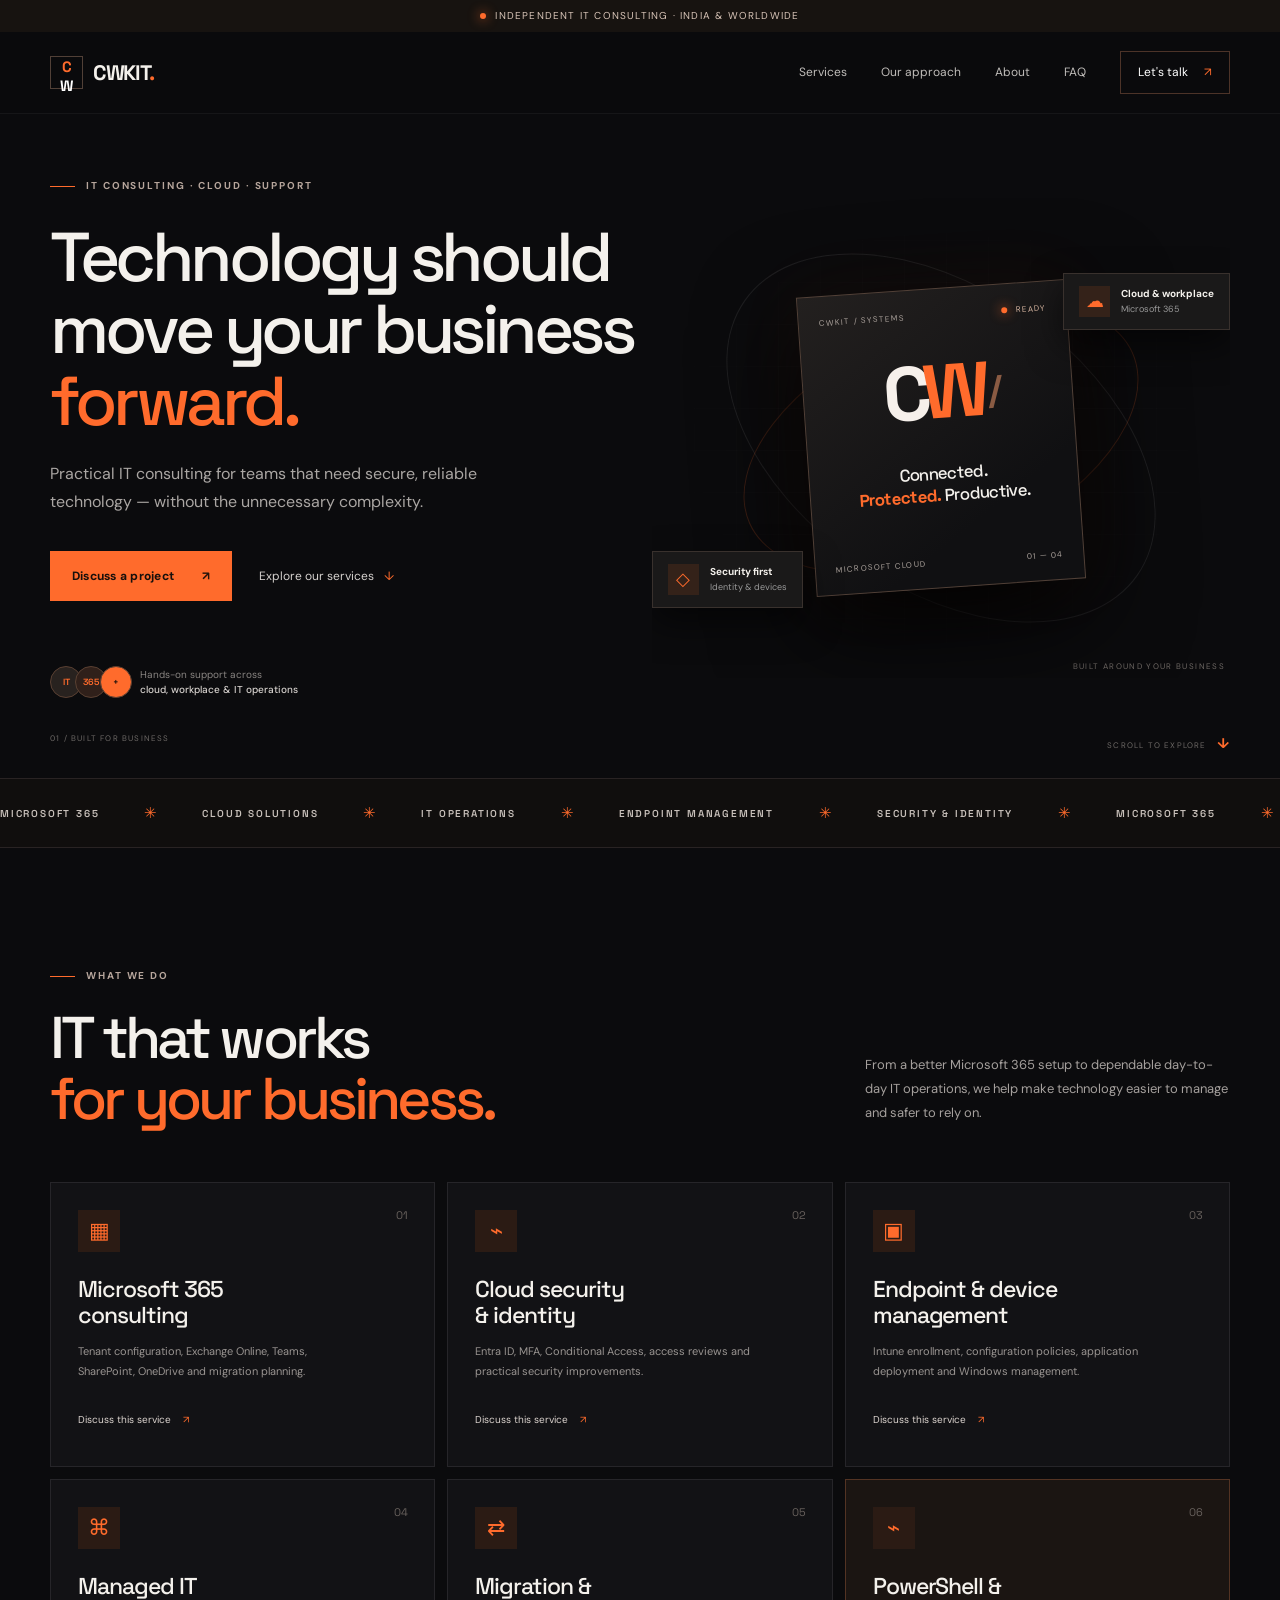
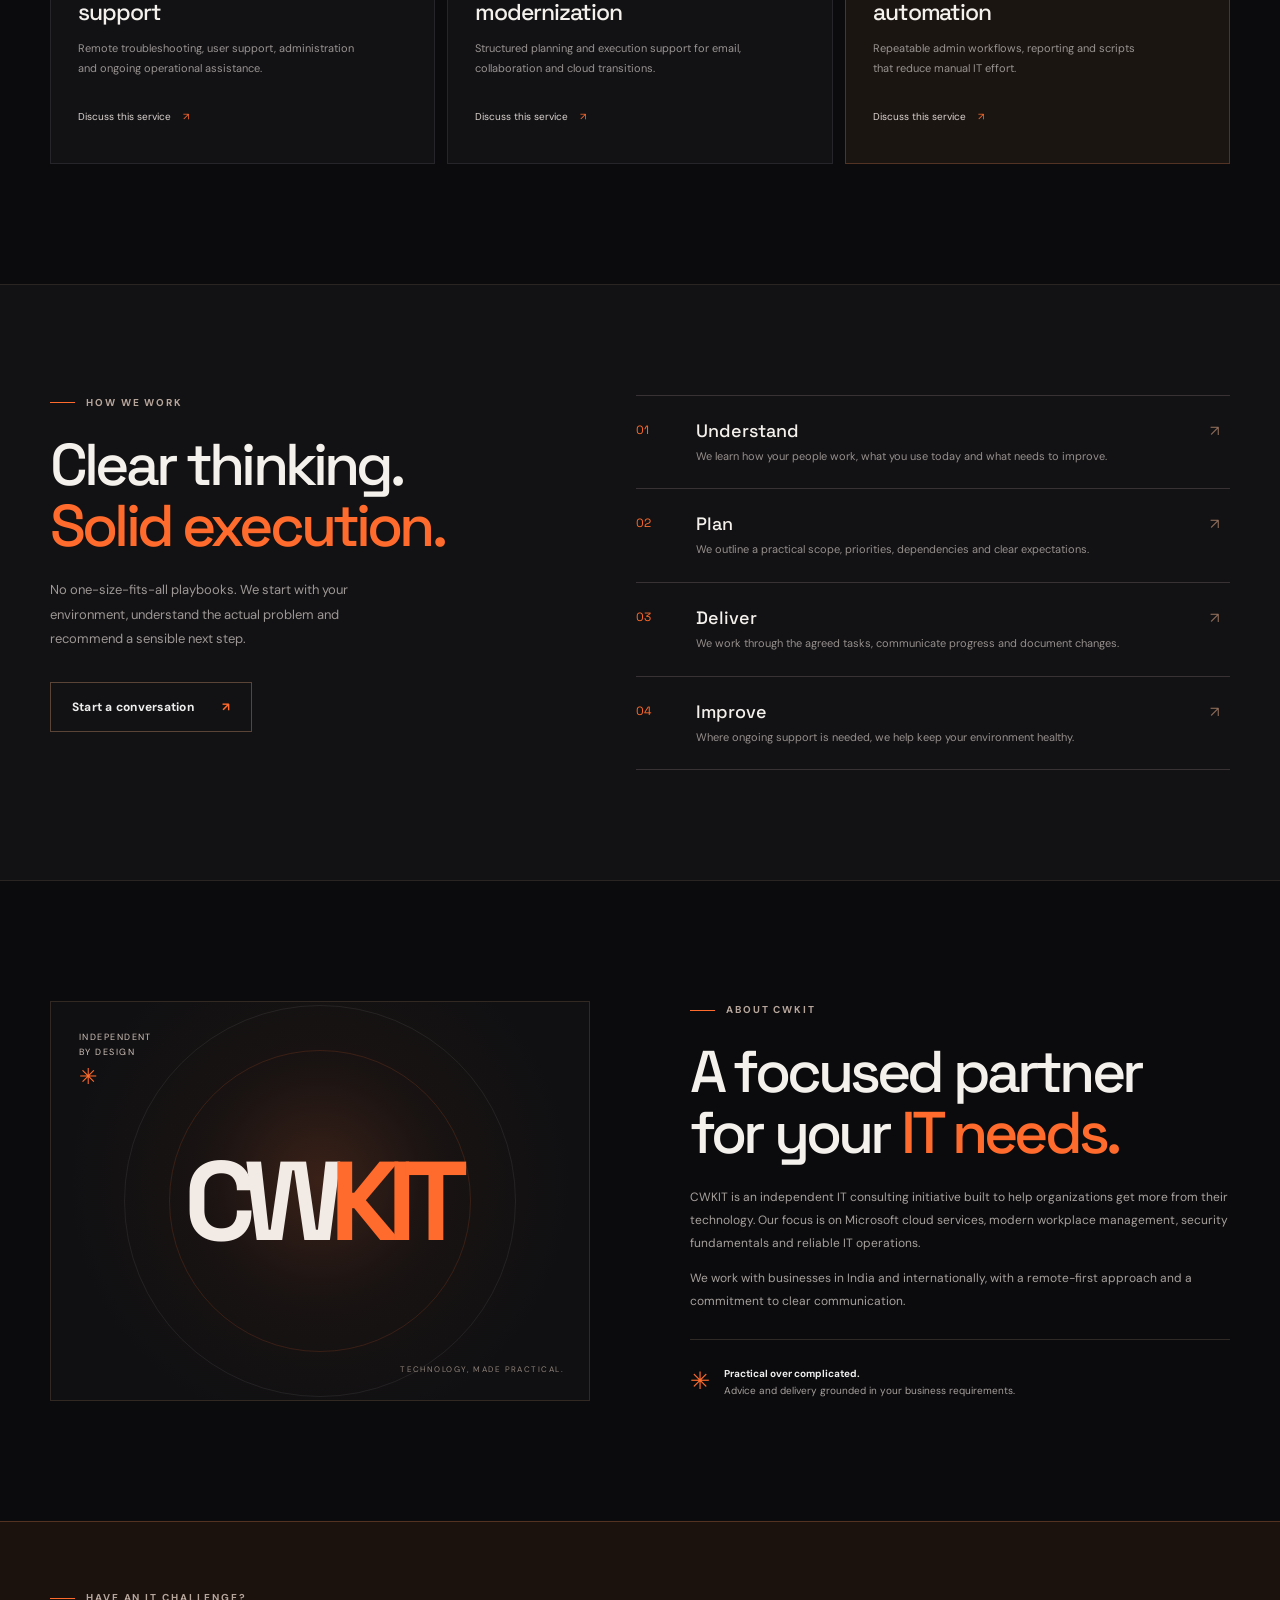
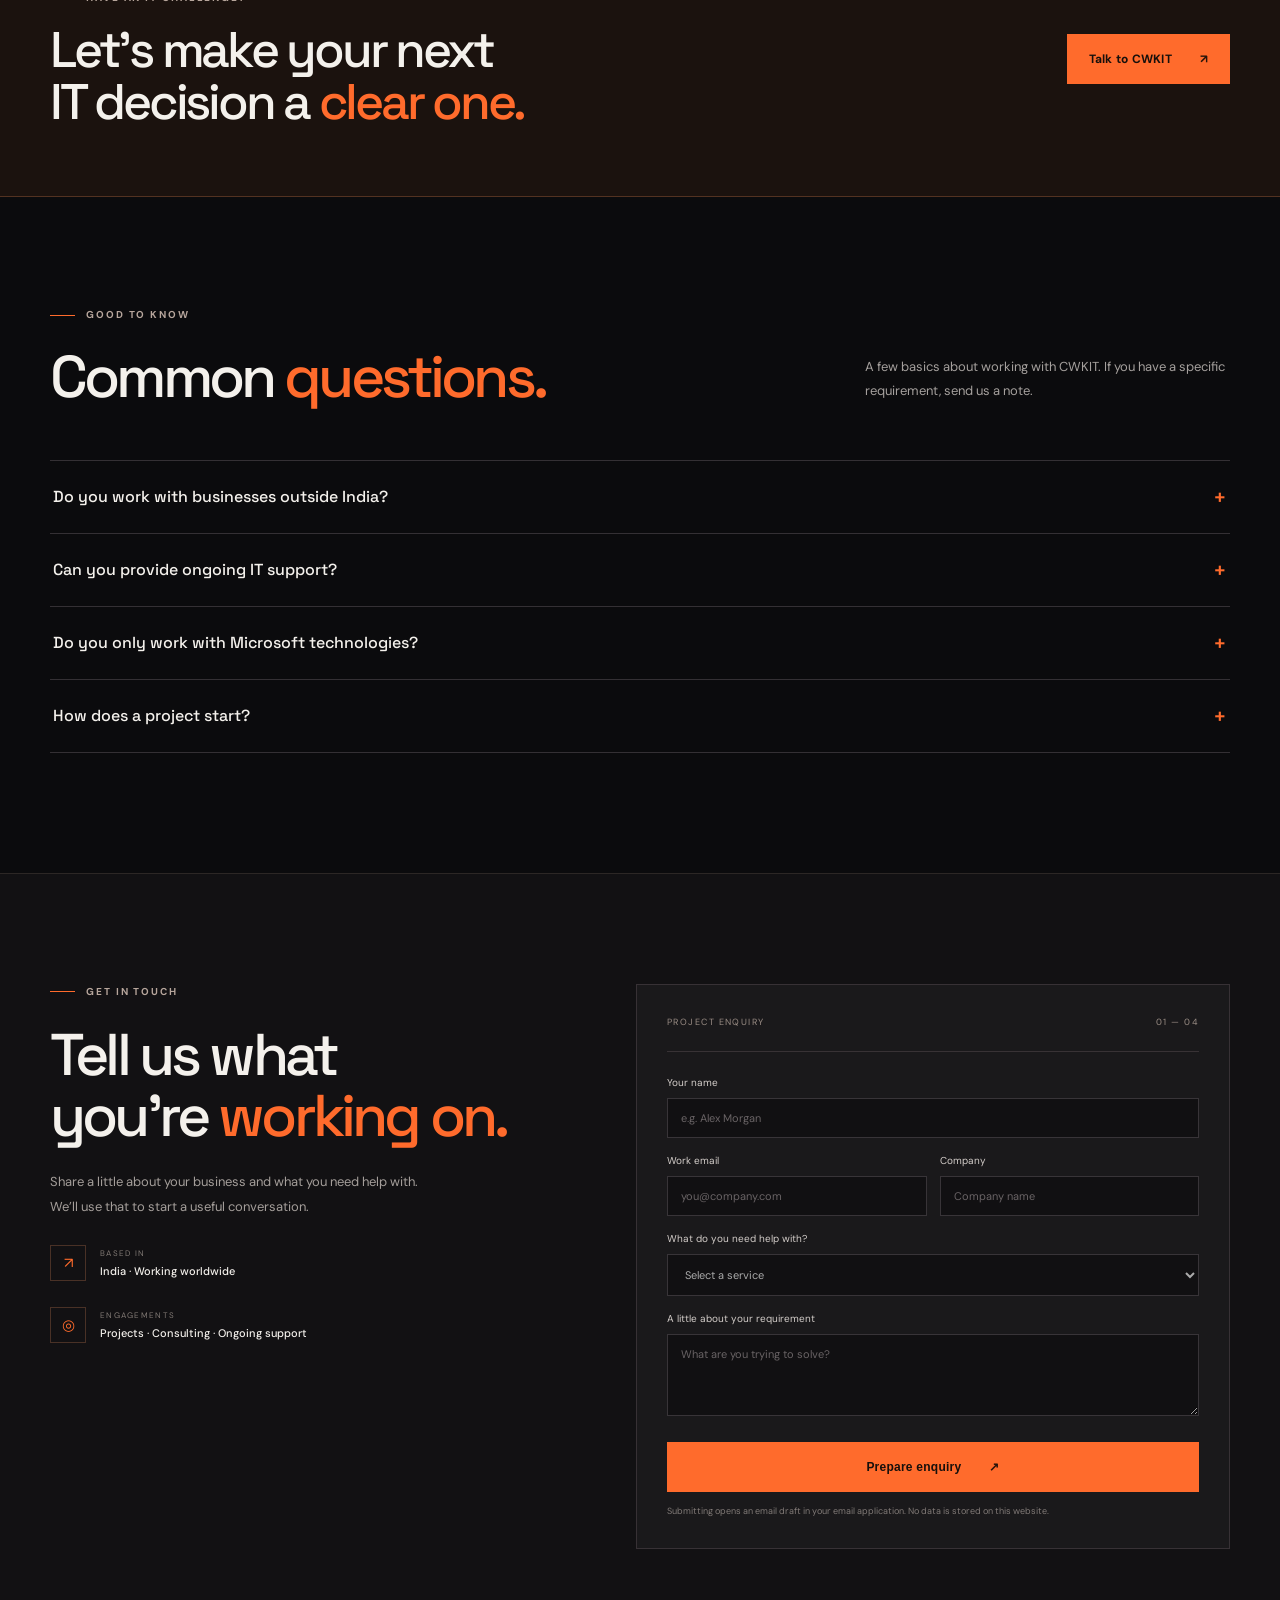
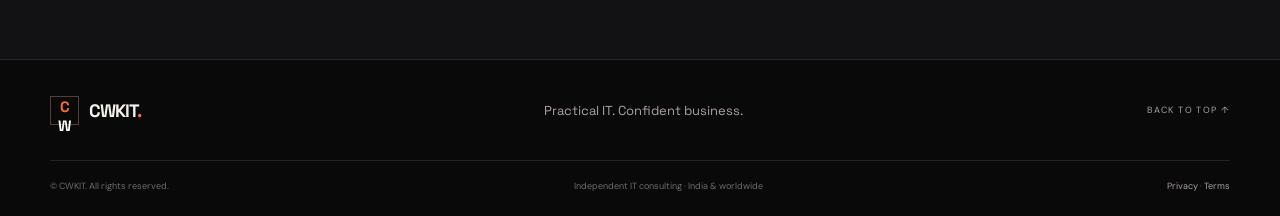
<file: index.html>
<!doctype html>
<html lang="en">
<head>
  <link rel="icon" type="image/png" href="/favicon.png">
  <meta charset="utf-8">
  <meta name="viewport" content="width=device-width, initial-scale=1">
  <meta name="theme-color" content="#0b0b0d">
  <meta name="description" content="CWKIT helps businesses modernize Microsoft 365, secure cloud environments, manage endpoints and deliver dependable IT support.">
  <meta property="og:title" content="CWKIT — Practical IT. Confident Business.">
  <meta property="og:description" content="Independent IT consulting for businesses in India and worldwide.">
  <meta property="og:type" content="website">
  <title>CWKIT — Practical IT. Confident Business.</title>
  <link rel="icon" type="image/svg+xml" href="assets/favicon.svg">
  <link rel="preconnect" href="https://fonts.googleapis.com">
  <link rel="preconnect" href="https://fonts.gstatic.com" crossorigin>
  <link href="https://fonts.googleapis.com/css2?family=DM+Sans:wght@400;500;600;700&family=Space+Grotesk:wght@400;500;600;700&display=swap" rel="stylesheet">
  <link rel="stylesheet" href="styles.css">
</head>
<body>
  <div class="announcement"><span class="status-dot"></span> Independent IT consulting · India &amp; worldwide</div>
  <header class="site-header">
    <a class="brand" href="#home" aria-label="CWKIT home"><span class="brand-mark">C<span>W</span></span><span class="brand-name">CWKIT<span class="brand-period">.</span></span></a>
    <button
  class="menu-toggle"
  type="button"
  aria-label="Open navigation"
  aria-expanded="false"
  onclick="
    const nav = this.parentElement.querySelector('.nav');
    const open = !nav.classList.contains('open');
    nav.classList.toggle('open', open);
    nav.style.display = open ? 'flex' : 'none';
    this.setAttribute('aria-expanded', String(open));
    this.setAttribute('aria-label', open ? 'Close navigation' : 'Open navigation');
  "
>
  <span></span><span></span>
</button>
    <nav class="nav" aria-label="Main navigation">
      <a href="#services">Services</a><a href="#approach">Our approach</a><a href="#about">About</a><a href="#faq">FAQ</a>
      <a class="nav-cta" href="mailto:contact@cwkit.in">Let's talk <span>↗</span></a>
    </nav>
  </header>

  <main>
    <section class="hero section-wrap" id="home">
      <div class="hero-copy">
        <div class="eyebrow"><span class="eyebrow-line"></span> IT CONSULTING · CLOUD · SUPPORT</div>
        <h1>Technology should<br>move your business <em>forward.</em></h1>
        <p class="hero-lede">Practical IT consulting for teams that need secure, reliable technology — without the unnecessary complexity.</p>
        <div class="hero-actions"><a class="button button-primary" href="#contact">Discuss a project <span>↗</span></a><a class="text-link" href="#services">Explore our services <span>↓</span></a></div>
        <div class="hero-proof"><div class="proof-avatars"><span>IT</span><span>365</span><span>+</span></div><p>Hands-on support across<br><strong>cloud, workplace &amp; IT operations</strong></p></div>
      </div>
      <div class="hero-visual" aria-label="Abstract cloud and technology illustration">
        <div class="visual-grid"></div><div class="orbit orbit-one"></div><div class="orbit orbit-two"></div>
        <div class="core-card"><div class="core-top"><span class="tiny-label">CWKIT / SYSTEMS</span><span class="live"><i></i> READY</span></div>
          <div class="core-symbol"><span class="symbol-c">C</span><span class="symbol-w">W</span><span class="symbol-slash">/</span></div>
          <div class="core-title">Connected.<br><b>Protected.</b> Productive.</div>
          <div class="core-bottom"><span>MICROSOFT CLOUD</span><span>01 — 04</span></div>
        </div>
        <div class="float-tag tag-cloud"><span class="tag-icon">☁</span><span><b>Cloud &amp; workplace</b><small>Microsoft 365</small></span></div>
        <div class="float-tag tag-shield"><span class="tag-icon">◇</span><span><b>Security first</b><small>Identity &amp; devices</small></span></div>
        <div class="visual-caption">BUILT AROUND YOUR BUSINESS</div>
      </div>
      <div class="hero-bottomline"><span>01 / BUILT FOR BUSINESS</span><span>SCROLL TO EXPLORE <b>↓</b></span></div>
    </section>

    <section class="ticker" aria-label="Areas of expertise"><div class="ticker-track"><span>MICROSOFT 365</span><i>✳</i><span>CLOUD SOLUTIONS</span><i>✳</i><span>IT OPERATIONS</span><i>✳</i><span>ENDPOINT MANAGEMENT</span><i>✳</i><span>SECURITY &amp; IDENTITY</span><i>✳</i><span>MICROSOFT 365</span><i>✳</i><span>CLOUD SOLUTIONS</span><i>✳</i></div></section>

    <section class="section section-wrap" id="services">
      <div class="section-heading"><div><div class="eyebrow"><span class="eyebrow-line"></span> WHAT WE DO</div><h2>IT that works<br><em>for your business.</em></h2></div><p class="section-intro">From a better Microsoft 365 setup to dependable day-to-day IT operations, we help make technology easier to manage and safer to rely on.</p></div>
      <div class="service-grid">
        <article class="service-card"><div class="service-number">01</div><div class="service-icon">▦</div><h3>Microsoft 365<br>consulting</h3><p>Tenant configuration, Exchange Online, Teams, SharePoint, OneDrive and migration planning.</p><a href="#contact" class="card-link" data-service="Microsoft 365 consulting">Discuss this service <span>↗</span></a></article>
        <article class="service-card"><div class="service-number">02</div><div class="service-icon">⌁</div><h3>Cloud security<br>&amp; identity</h3><p>Entra ID, MFA, Conditional Access, access reviews and practical security improvements.</p><a href="#contact" class="card-link" data-service="Cloud security and identity">Discuss this service <span>↗</span></a></article>
        <article class="service-card"><div class="service-number">03</div><div class="service-icon">▣</div><h3>Endpoint &amp; device<br>management</h3><p>Intune enrollment, configuration policies, application deployment and Windows management.</p><a href="#contact" class="card-link" data-service="Endpoint and device management">Discuss this service <span>↗</span></a></article>
        <article class="service-card"><div class="service-number">04</div><div class="service-icon">⌘</div><h3>Managed IT<br>support</h3><p>Remote troubleshooting, user support, administration and ongoing operational assistance.</p><a href="#contact" class="card-link" data-service="Managed IT support">Discuss this service <span>↗</span></a></article>
        <article class="service-card"><div class="service-number">05</div><div class="service-icon">⇄</div><h3>Migration &amp;<br>modernization</h3><p>Structured planning and execution support for email, collaboration and cloud transitions.</p><a href="#contact" class="card-link" data-service="Migration and modernization">Discuss this service <span>↗</span></a></article>
        <article class="service-card service-card-accent"><div class="service-number">06</div><div class="service-icon">⌁</div><h3>PowerShell &amp;<br>automation</h3><p>Repeatable admin workflows, reporting and scripts that reduce manual IT effort.</p><a href="#contact" class="card-link" data-service="PowerShell and automation">Discuss this service <span>↗</span></a></article>
      </div>
    </section>

    <section class="dark-band" id="approach"><div class="section-wrap approach-layout"><div><div class="eyebrow"><span class="eyebrow-line"></span> HOW WE WORK</div><h2>Clear thinking.<br><em>Solid execution.</em></h2><p class="dark-intro">No one-size-fits-all playbooks. We start with your environment, understand the actual problem and recommend a sensible next step.</p><a class="button button-outline" href="#contact">Start a conversation <span>↗</span></a></div>
      <div class="steps"><div class="step"><span>01</span><div><h3>Understand</h3><p>We learn how your people work, what you use today and what needs to improve.</p></div><b>↗</b></div><div class="step"><span>02</span><div><h3>Plan</h3><p>We outline a practical scope, priorities, dependencies and clear expectations.</p></div><b>↗</b></div><div class="step"><span>03</span><div><h3>Deliver</h3><p>We work through the agreed tasks, communicate progress and document changes.</p></div><b>↗</b></div><div class="step"><span>04</span><div><h3>Improve</h3><p>Where ongoing support is needed, we help keep your environment healthy.</p></div><b>↗</b></div></div>
    </div></section>

    <section class="section section-wrap about-section" id="about"><div class="about-art"><div class="about-stamp">INDEPENDENT<br>BY DESIGN<span>✳</span></div><div class="about-big">CW<span>KIT</span></div><div class="about-art-caption">TECHNOLOGY, MADE PRACTICAL.</div></div><div class="about-copy"><div class="eyebrow"><span class="eyebrow-line"></span> ABOUT CWKIT</div><h2>A focused partner<br>for your <em>IT needs.</em></h2><p>CWKIT is an independent IT consulting initiative built to help organizations get more from their technology. Our focus is on Microsoft cloud services, modern workplace management, security fundamentals and reliable IT operations.</p><p>We work with businesses in India and internationally, with a remote-first approach and a commitment to clear communication.</p><div class="about-note"><span>✳</span><p><strong>Practical over complicated.</strong><br>Advice and delivery grounded in your business requirements.</p></div></div></section>

    <section class="cta-strip"><div class="section-wrap cta-inner"><div><div class="eyebrow"><span class="eyebrow-line"></span> HAVE AN IT CHALLENGE?</div><h2>Let’s make your next<br>IT decision a <em>clear one.</em></h2></div><a class="button button-primary" href="#contact">Talk to CWKIT <span>↗</span></a></div></section>

    <section class="section section-wrap faq-section" id="faq"><div class="section-heading"><div><div class="eyebrow"><span class="eyebrow-line"></span> GOOD TO KNOW</div><h2>Common <em>questions.</em></h2></div><p class="section-intro">A few basics about working with CWKIT. If you have a specific requirement, send us a note.</p></div>
      <div class="faq-list">
        <details><summary>Do you work with businesses outside India?<span>+</span></summary><p>Yes. CWKIT is designed to work remotely with businesses in India and international markets. Availability and delivery scope are confirmed for each engagement.</p></details>
        <details><summary>Can you provide ongoing IT support?<span>+</span></summary><p>Ongoing support can be discussed based on your environment, user count, coverage hours and service expectations. We agree the scope before work begins.</p></details>
        <details><summary>Do you only work with Microsoft technologies?<span>+</span></summary><p>Our initial specialization is Microsoft cloud and workplace technology, including Microsoft 365, Entra ID and Intune. Contact us with your requirements to discuss fit.</p></details>
        <details><summary>How does a project start?<span>+</span></summary><p>Start with a short introduction describing your business and the IT challenge. We can then discuss the right next step, scope and timeline.</p></details>
      </div>
    </section>

    <section class="contact-section" id="contact"><div class="section-wrap contact-layout"><div class="contact-copy"><div class="eyebrow"><span class="eyebrow-line"></span> GET IN TOUCH</div><h2>Tell us what<br>you’re <em>working on.</em></h2><p>Share a little about your business and what you need help with. We’ll use that to start a useful conversation.</p><div class="contact-detail"><span class="contact-detail-icon">↗</span><div><small>BASED IN</small><strong>India · Working worldwide</strong></div></div><div class="contact-detail"><span class="contact-detail-icon">◎</span><div><small>ENGAGEMENTS</small><strong>Projects · Consulting · Ongoing support</strong></div></div></div>
      <form class="contact-form" id="contact-form">
        <div class="form-top"><span>PROJECT ENQUIRY</span><span>01 — 04</span></div>
        <label for="name">Your name</label><input id="name" name="name" autocomplete="name" placeholder="e.g. Alex Morgan" required>
        <div class="form-row"><div><label for="email">Work email</label><input id="email" name="email" type="email" autocomplete="email" placeholder="you@company.com" required></div><div><label for="company">Company</label><input id="company" name="company" autocomplete="organization" placeholder="Company name"></div></div>
        <label for="service">What do you need help with?</label><select id="service" name="service" required><option value="">Select a service</option><option>Microsoft 365 consulting</option><option>Cloud security and identity</option><option>Endpoint and device management</option><option>Managed IT support</option><option>Migration and modernization</option><option>PowerShell and automation</option><option>Something else</option></select>
        <label for="message">A little about your requirement</label><textarea id="message" name="message" rows="4" placeholder="What are you trying to solve?" required></textarea>
        <button class="button button-primary form-submit" type="submit">Prepare enquiry <span>↗</span></button>
        <p class="form-note" id="form-note">Submitting opens an email draft in your email application. No data is stored on this website.</p>
      </form>
    </div></section>
  </main>

  <footer class="footer"><div class="section-wrap footer-main"><a class="brand footer-brand" href="#home"><span class="brand-mark">C<span>W</span></span><span class="brand-name">CWKIT<span class="brand-period">.</span></span></a><p>Practical IT. Confident business.</p><a href="#home" class="back-top">BACK TO TOP ↑</a></div><div class="section-wrap footer-bottom"><span>© <span id="year"></span> CWKIT. All rights reserved.</span><span>Independent IT consulting · India &amp; worldwide</span><span><a href="privacy.html">Privacy</a> · <a href="terms.html">Terms</a></span></div></footer>
  <script src="script.js"></script>
</body>
</html>
</file>
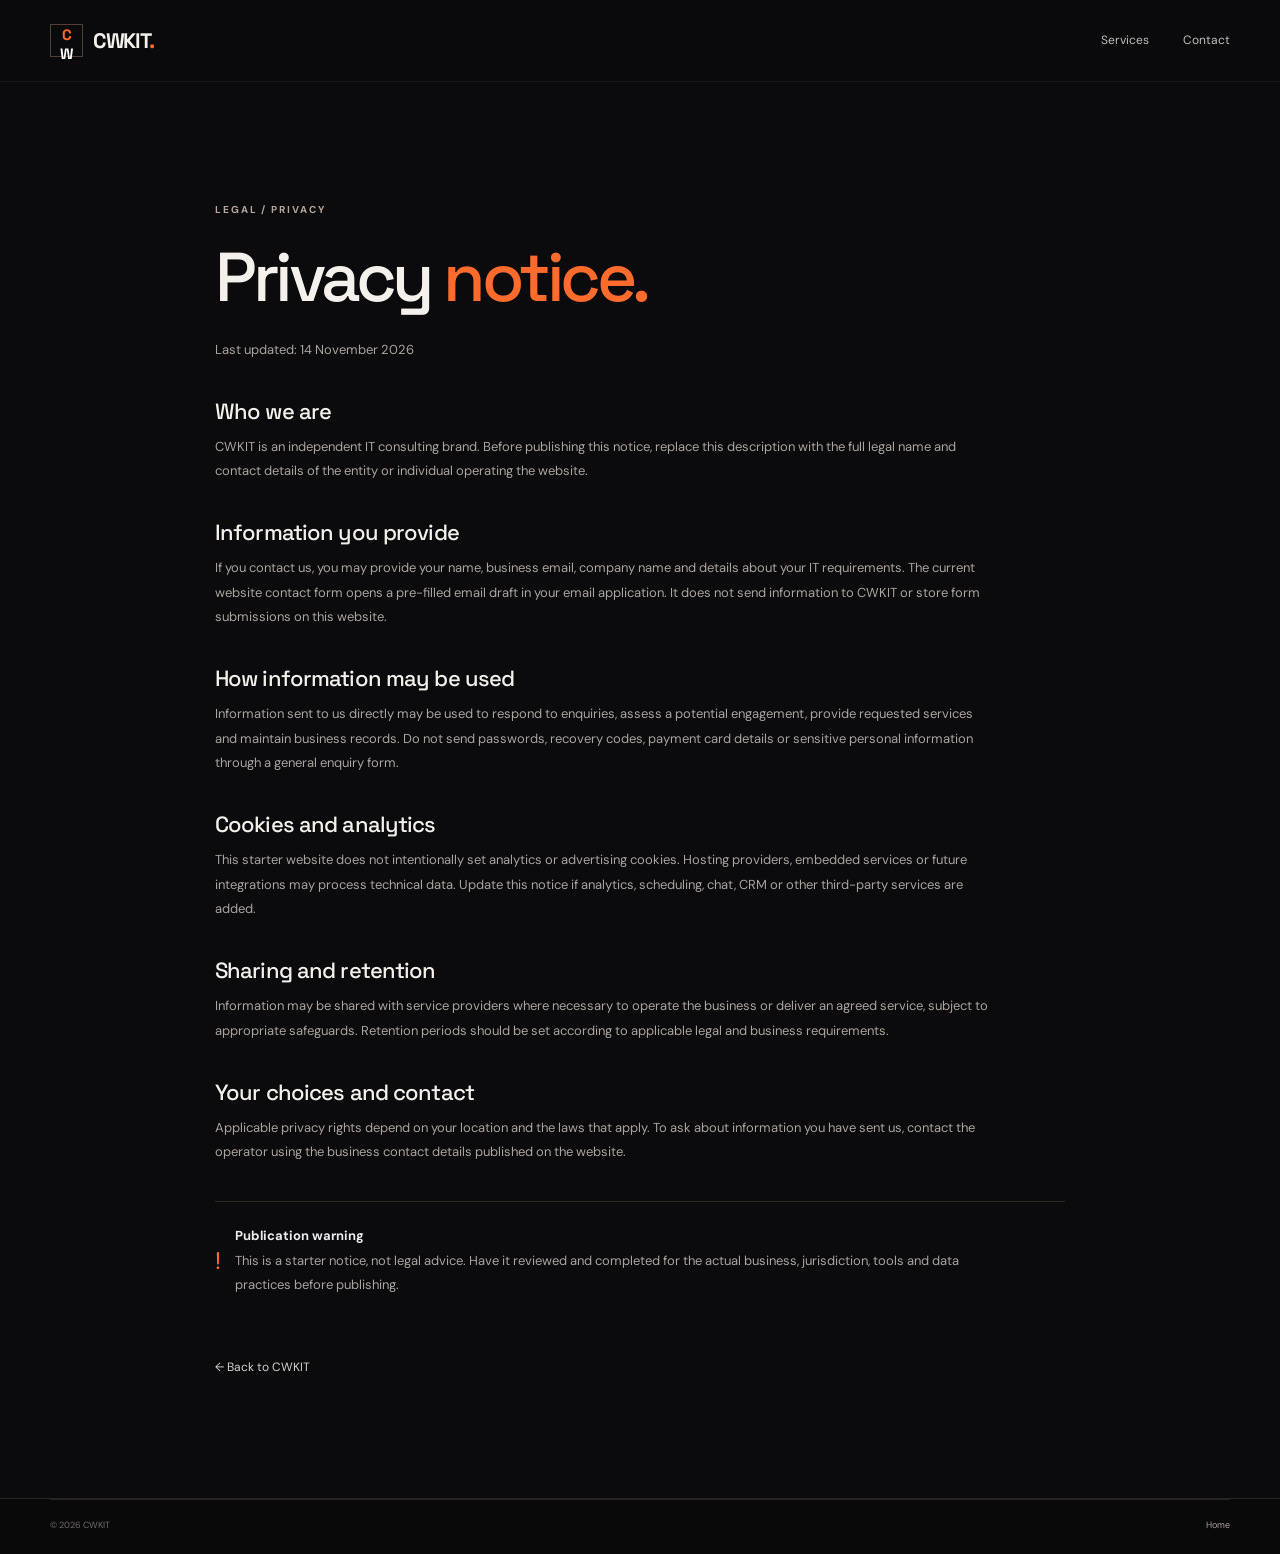
<file: privacy.html>
<!doctype html><html lang="en"><head><meta charset="utf-8"><meta name="viewport" content="width=device-width,initial-scale=1"><meta name="robots" content="index,follow"><title>Privacy Notice | CWKIT</title><link rel="stylesheet" href="styles.css"></head><body><header class="site-header"><a class="brand" href="index.html"><span class="brand-mark">C<span>W</span></span><span class="brand-name">CWKIT<span class="brand-period">.</span></span></a><nav class="nav"><a href="index.html#services">Services</a><a href="index.html#contact">Contact</a></nav></header><main class="section section-wrap legal"><div class="eyebrow">LEGAL / PRIVACY</div><h1>Privacy <em>notice.</em></h1><p class="section-intro">Last updated: 14 November 2026</p><h2>Who we are</h2><p>CWKIT is an independent IT consulting brand. Before publishing this notice, replace this description with the full legal name and contact details of the entity or individual operating the website.</p><h2>Information you provide</h2><p>If you contact us, you may provide your name, business email, company name and details about your IT requirements. The current website contact form opens a pre-filled email draft in your email application. It does not send information to CWKIT or store form submissions on this website.</p><h2>How information may be used</h2><p>Information sent to us directly may be used to respond to enquiries, assess a potential engagement, provide requested services and maintain business records. Do not send passwords, recovery codes, payment card details or sensitive personal information through a general enquiry form.</p><h2>Cookies and analytics</h2><p>This starter website does not intentionally set analytics or advertising cookies. Hosting providers, embedded services or future integrations may process technical data. Update this notice if analytics, scheduling, chat, CRM or other third-party services are added.</p><h2>Sharing and retention</h2><p>Information may be shared with service providers where necessary to operate the business or deliver an agreed service, subject to appropriate safeguards. Retention periods should be set according to applicable legal and business requirements.</p><h2>Your choices and contact</h2><p>Applicable privacy rights depend on your location and the laws that apply. To ask about information you have sent us, contact the operator using the business contact details published on the website.</p><div class="about-note"><span>!</span><p><strong>Publication warning</strong><br>This is a starter notice, not legal advice. Have it reviewed and completed for the actual business, jurisdiction, tools and data practices before publishing.</p></div><a class="text-link" href="index.html">← Back to CWKIT</a></main><footer class="footer"><div class="section-wrap footer-bottom"><span>© <span id="year"></span> CWKIT</span><a href="index.html">Home</a></div></footer><script>document.getElementById('year').textContent=new Date().getFullYear()</script></body></html>
</file>
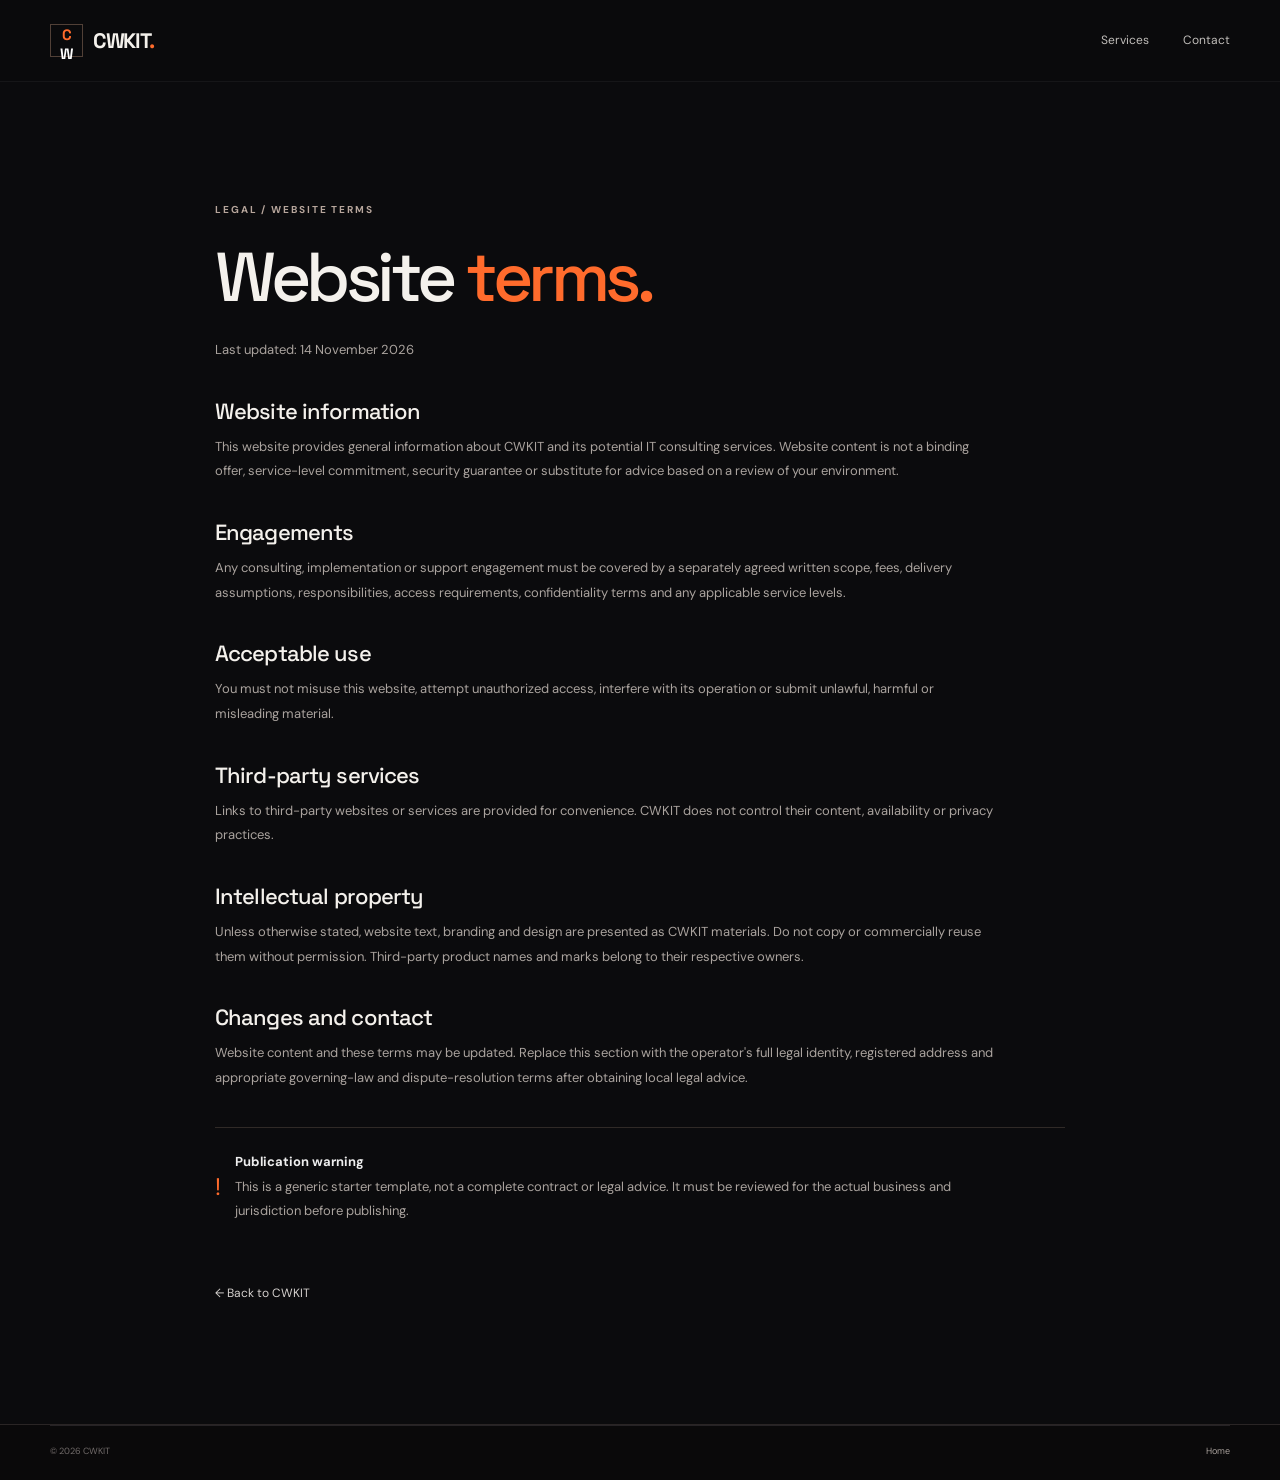
<file: terms.html>
<!doctype html><html lang="en"><head><meta charset="utf-8"><meta name="viewport" content="width=device-width,initial-scale=1"><title>Website Terms | CWKIT</title><link rel="stylesheet" href="styles.css"></head><body><header class="site-header"><a class="brand" href="index.html"><span class="brand-mark">C<span>W</span></span><span class="brand-name">CWKIT<span class="brand-period">.</span></span></a><nav class="nav"><a href="index.html#services">Services</a><a href="index.html#contact">Contact</a></nav></header><main class="section section-wrap legal"><div class="eyebrow">LEGAL / WEBSITE TERMS</div><h1>Website <em>terms.</em></h1><p class="section-intro">Last updated: 14 November 2026</p><h2>Website information</h2><p>This website provides general information about CWKIT and its potential IT consulting services. Website content is not a binding offer, service-level commitment, security guarantee or substitute for advice based on a review of your environment.</p><h2>Engagements</h2><p>Any consulting, implementation or support engagement must be covered by a separately agreed written scope, fees, delivery assumptions, responsibilities, access requirements, confidentiality terms and any applicable service levels.</p><h2>Acceptable use</h2><p>You must not misuse this website, attempt unauthorized access, interfere with its operation or submit unlawful, harmful or misleading material.</p><h2>Third-party services</h2><p>Links to third-party websites or services are provided for convenience. CWKIT does not control their content, availability or privacy practices.</p><h2>Intellectual property</h2><p>Unless otherwise stated, website text, branding and design are presented as CWKIT materials. Do not copy or commercially reuse them without permission. Third-party product names and marks belong to their respective owners.</p><h2>Changes and contact</h2><p>Website content and these terms may be updated. Replace this section with the operator's full legal identity, registered address and appropriate governing-law and dispute-resolution terms after obtaining local legal advice.</p><div class="about-note"><span>!</span><p><strong>Publication warning</strong><br>This is a generic starter template, not a complete contract or legal advice. It must be reviewed for the actual business and jurisdiction before publishing.</p></div><a class="text-link" href="index.html">← Back to CWKIT</a></main><footer class="footer"><div class="section-wrap footer-bottom"><span>© <span id="year"></span> CWKIT</span><a href="index.html">Home</a></div></footer><script>document.getElementById('year').textContent=new Date().getFullYear()</script></body></html>
</file>
<file: styles.css>
@import url('https://fonts.googleapis.com/css2?family=DM+Sans:wght@400;500;600;700&family=Space+Grotesk:wght@400;500;600;700&display=swap');
:root{--bg:#0b0b0d;--panel:#121215;--panel2:#17171b;--text:#f4f1ec;--muted:#a09da0;--orange:#ff6b2c;--line:#29282b;--font:'DM Sans',sans-serif;--display:'Space Grotesk',sans-serif}
*{box-sizing:border-box}html{scroll-behavior:smooth;scroll-padding-top:90px}body{margin:0;background:var(--bg);color:var(--text);font-family:var(--font);font-size:15px;line-height:1.6}a{color:inherit;text-decoration:none}.section-wrap{width:min(1180px,calc(100% - 64px));margin-inline:auto}.announcement{height:32px;background:#171310;color:#d8c4b7;text-align:center;font-size:10px;letter-spacing:.12em;text-transform:uppercase;display:flex;align-items:center;justify-content:center;gap:9px}.status-dot,.live i{width:6px;height:6px;border-radius:50%;background:var(--orange);display:inline-block;box-shadow:0 0 12px #ff6b2c}.site-header{height:82px;padding:0 max(32px,calc((100% - 1180px)/2));display:flex;align-items:center;justify-content:space-between;border-bottom:1px solid #ffffff0d;background:#0b0b0def;position:sticky;top:0;z-index:20;backdrop-filter:blur(16px)}.brand{display:flex;align-items:center;gap:10px}.brand-mark{width:33px;height:33px;border:1px solid #514037;color:var(--orange);display:grid;place-items:center;font:700 15px var(--display);position:relative}.brand-mark span{color:#fff}.brand-name{font:700 21px var(--display);letter-spacing:-.06em}.brand-period{color:var(--orange)}.nav{display:flex;align-items:center;gap:34px;color:#c0bdba;font-size:12px}.nav a:not(.nav-cta):hover,.text-link:hover{color:var(--orange)}.nav-cta{border:1px solid #4c3328;padding:11px 17px;color:#fff}.nav-cta span,.button span{color:var(--orange);margin-left:13px}.menu-toggle{display:none;background:none;border:0}.hero{min-height:660px;display:grid;grid-template-columns:1.02fr .98fr;align-items:center;position:relative;padding-top:64px;padding-bottom:80px}.eyebrow{display:flex;align-items:center;gap:11px;color:#b7a69c;font-size:10px;font-weight:700;letter-spacing:.19em}.eyebrow-line{width:25px;height:1px;background:var(--orange)}h1,h2,h3,p{margin-top:0}h1,h2{font-family:var(--display);font-weight:500;letter-spacing:-.065em;line-height:1.04}h1{font-size:clamp(48px,5.4vw,74px);margin:28px 0 22px}h1 em,h2 em{font-style:normal;color:var(--orange)}.hero-lede{color:#aaa6a3;max-width:470px;font-size:16px;line-height:1.8}.hero-actions{display:flex;align-items:center;gap:27px;margin-top:34px}.button{min-height:50px;padding:0 21px;display:inline-flex;align-items:center;justify-content:center;gap:15px;font-size:12px;font-weight:700;letter-spacing:.02em;border:1px solid transparent;cursor:pointer;transition:.2s}.button-primary{background:var(--orange);color:#17100c}.button-primary span{color:#28140b}.button-primary:hover{background:#ff8753;transform:translateY(-2px)}.text-link{font-size:12px;color:#d5d1ce}.text-link span{color:var(--orange);margin-left:7px}.hero-proof{display:flex;align-items:center;gap:15px;margin-top:65px}.proof-avatars{display:flex}.proof-avatars span{width:32px;height:32px;border-radius:50%;display:grid;place-items:center;margin-right:-7px;background:#28221f;border:1px solid #5a4032;color:var(--orange);font:600 9px var(--display)}.proof-avatars span:nth-child(2){background:#30201a}.proof-avatars span:nth-child(3){background:var(--orange);color:#1b100b}.hero-proof p{font-size:10px;color:#898582;line-height:1.5;margin:0}.hero-proof strong{color:#d7d2ce;font-weight:500}.hero-visual{height:480px;position:relative;display:grid;place-items:center;overflow:hidden}.visual-grid{position:absolute;inset:0;background-image:linear-gradient(#ffffff08 1px,transparent 1px),linear-gradient(90deg,#ffffff08 1px,transparent 1px);background-size:42px 42px;mask-image:radial-gradient(ellipse,#000 10%,transparent 72%)}.orbit{position:absolute;border:1px solid #ff6b2c30;border-radius:50%;transform:rotate(-24deg)}.orbit-one{width:420px;height:230px}.orbit-two{width:480px;height:300px;transform:rotate(35deg);border-color:#ffffff15}.core-card{width:270px;height:300px;background:linear-gradient(145deg,#23201f,#101012 72%);border:1px solid #514037;box-shadow:0 30px 100px #000,0 0 70px #ff6b2c12;position:relative;z-index:2;padding:20px;transform:rotate(-4deg)}.core-top,.core-bottom{display:flex;justify-content:space-between;align-items:center}.tiny-label,.core-bottom,.live{font-size:8px;letter-spacing:.14em;color:#a9a09a}.live{color:#d9b7a2}.live i{margin-right:5px}.core-symbol{height:140px;display:flex;align-items:center;justify-content:center;font:700 76px var(--display);letter-spacing:-.13em;color:#f6f0eb}.symbol-w{color:var(--orange)}.symbol-slash{font-size:36px;color:#8a5b43;margin-left:8px}.core-title{text-align:center;font:500 17px/1.3 var(--display);letter-spacing:-.04em}.core-title b{color:var(--orange)}.core-bottom{position:absolute;bottom:18px;left:20px;right:20px}.float-tag{position:absolute;z-index:3;display:flex;align-items:center;gap:11px;padding:12px 15px;background:#1a1919;border:1px solid #39312d;box-shadow:0 15px 35px #0008}.float-tag b,.float-tag small{display:block}.float-tag b{font-size:10px}.float-tag small{font-size:9px;color:#999}.tag-icon{width:31px;height:31px;display:grid;place-items:center;background:#342219;color:var(--orange);font-size:18px}.tag-cloud{top:75px;right:0}.tag-shield{bottom:70px;left:0}.visual-caption{position:absolute;bottom:5px;right:5px;color:#6e6864;font-size:8px;letter-spacing:.17em}.hero-bottomline{position:absolute;bottom:24px;left:0;right:0;display:flex;justify-content:space-between;color:#6d6966;font-size:8px;letter-spacing:.15em}.hero-bottomline b{color:var(--orange);font-size:14px;margin-left:7px}.ticker{overflow:hidden;border-block:1px solid #292323;background:#100e0d}.ticker-track{min-width:max-content;height:68px;display:flex;align-items:center;justify-content:space-around;gap:45px;animation:marquee 36s linear infinite}.ticker span{font:600 10px var(--display);letter-spacing:.18em;color:#c8c0ba}.ticker i{font-style:normal;color:var(--orange);font-size:15px}@keyframes marquee{to{transform:translateX(-18%)}}.section{padding-top:120px;padding-bottom:120px}.section-heading{display:flex;justify-content:space-between;align-items:end;margin-bottom:52px}.section-heading h2,.approach-layout h2,.about-copy h2,.cta-inner h2,.contact-copy h2{font-size:clamp(40px,4.6vw,60px);margin:23px 0 0}.section-intro{max-width:365px;color:#a5a09d;font-size:13px;line-height:1.85;margin:0 0 5px}.service-grid{display:grid;grid-template-columns:repeat(3,1fr);gap:12px}.service-card{min-height:285px;padding:27px 27px 24px;background:var(--panel);border:1px solid #262529;position:relative;transition:.25s}.service-card:hover{border-color:#75442e;transform:translateY(-4px);background:#171414}.service-number{position:absolute;right:26px;top:25px;color:#68615d;font:11px var(--display)}.service-icon{width:42px;height:42px;display:grid;place-items:center;background:#2b1b14;color:var(--orange);font-size:22px;margin-bottom:24px}.service-card h3{font:500 23px/1.16 var(--display);letter-spacing:-.045em;margin-bottom:13px}.service-card p{font-size:11px;line-height:1.8;color:#999491;max-width:280px;margin-bottom:24px}.card-link{font-size:10px;color:#ddd5d0}.card-link span{color:var(--orange);margin-left:9px}.service-card-accent{background:#1b1512;border-color:#533323}.dark-band{background:#121113;border-block:1px solid #2a2523;padding:110px 0}.approach-layout{display:grid;grid-template-columns:.9fr 1.1fr;gap:100px}.approach-layout h2{margin-bottom:22px}.dark-intro{color:#9d9895;font-size:13px;line-height:1.9;max-width:360px;margin-bottom:30px}.button-outline{border-color:#5a4337;color:#eee}.button-outline:hover{border-color:var(--orange)}.button-outline span{color:var(--orange)}.steps{border-top:1px solid #383234}.step{display:grid;grid-template-columns:42px 1fr 20px;gap:18px;padding:23px 0;border-bottom:1px solid #383234;align-items:start}.step>span{font:12px var(--display);color:var(--orange);padding-top:3px}.step h3{font:500 18px var(--display);margin:0 0 5px}.step p{font-size:11px;color:#96908d;margin:0;line-height:1.7}.step>b{color:#8b6b59;font-weight:400}.about-section{display:grid;grid-template-columns:1fr 1fr;gap:100px;align-items:center}.about-art{height:400px;background:radial-gradient(circle at 50% 45%,#3a2118 0,#191312 34%,#101012 72%);border:1px solid #332923;position:relative;display:grid;place-items:center;overflow:hidden}.about-art:before,.about-art:after{content:"";position:absolute;width:300px;height:300px;border:1px solid #ff6b2c26;border-radius:50%}.about-art:after{width:390px;height:390px;border-color:#ffffff12}.about-big{font:700 clamp(65px,9vw,112px) var(--display);letter-spacing:-.12em;color:#f2eae4;z-index:1}.about-big span{color:var(--orange)}.about-stamp{position:absolute;z-index:2;top:28px;left:28px;font-size:9px;letter-spacing:.16em;line-height:1.6;color:#d1c3ba}.about-stamp span{display:block;color:var(--orange);font-size:22px}.about-art-caption{position:absolute;bottom:25px;right:25px;font-size:8px;letter-spacing:.18em;color:#8f827a}.about-copy h2{margin:23px 0}.about-copy>p{font-size:12px;line-height:1.9;color:#a7a19d}.about-note{display:flex;gap:14px;align-items:center;margin-top:27px;padding-top:22px;border-top:1px solid #302a27}.about-note>span{font-size:24px;color:var(--orange)}.about-note p{font-size:10px;line-height:1.7;color:#a7a19d;margin:0}.about-note strong{color:#eee}.cta-strip{background:#1b120e;border-block:1px solid #533221;padding:68px 0}.cta-inner{display:flex;justify-content:space-between;align-items:center}.cta-inner h2{font-size:clamp(35px,4vw,50px);margin-top:18px}.faq-section{padding-top:110px;padding-bottom:120px}.faq-list{border-top:1px solid #343034}.faq-list details{border-bottom:1px solid #343034}.faq-list summary{list-style:none;cursor:pointer;padding:22px 3px;display:flex;justify-content:space-between;align-items:center;font:500 16px var(--display)}.faq-list summary::-webkit-details-marker{display:none}.faq-list summary span{color:var(--orange);font-size:22px;transition:.2s}.faq-list details[open] summary span{transform:rotate(45deg)}.faq-list details p{max-width:700px;color:#9d9793;font-size:12px;line-height:1.8;padding:0 0 20px;margin:0}.contact-section{background:#121113;border-top:1px solid #2c2725;padding:110px 0}.contact-layout{display:grid;grid-template-columns:.9fr 1.1fr;gap:100px}.contact-copy h2{margin:24px 0}.contact-copy>p{color:#a49e9a;font-size:13px;line-height:1.9;max-width:380px}.contact-detail{display:flex;align-items:center;gap:14px;margin-top:26px}.contact-detail-icon{width:36px;height:36px;display:grid;place-items:center;border:1px solid #493126;color:var(--orange)}.contact-detail small,.contact-detail strong{display:block}.contact-detail small{font-size:8px;letter-spacing:.16em;color:#827a75}.contact-detail strong{font-size:11px;font-weight:500;margin-top:3px}.contact-form{background:#1a191b;border:1px solid #373135;padding:30px}.form-top{display:flex;justify-content:space-between;color:#9a8d85;font-size:9px;letter-spacing:.16em;padding-bottom:22px;border-bottom:1px solid #383235;margin-bottom:23px}.contact-form label{display:block;font-size:10px;color:#d4ceca;margin:15px 0 7px}.contact-form input,.contact-form select,.contact-form textarea{width:100%;background:#111012;border:1px solid #383438;color:#f1ece7;padding:12px 13px;font:11px var(--font);outline:none;border-radius:0}.contact-form input:focus,.contact-form select:focus,.contact-form textarea:focus{border-color:var(--orange)}.contact-form input::placeholder,.contact-form textarea::placeholder{color:#696365}.contact-form select{color:#aaa}.form-row{display:grid;grid-template-columns:1fr 1fr;gap:13px}.contact-form textarea{resize:vertical}.form-submit{width:100%;margin-top:19px}.form-note{font-size:9px;color:#817a77;line-height:1.6;margin:12px 0 0}.footer{background:#0a090a;border-top:1px solid #2a2525}.footer-main{height:100px;display:flex;align-items:center;justify-content:space-between}.footer-brand .brand-mark{width:29px;height:29px}.footer-brand .brand-name{font-size:18px}.footer-main>p{font:13px var(--display);color:#aaa29d;margin:0}.back-top{font-size:9px;letter-spacing:.15em;color:#aaa29d}.back-top:hover{color:var(--orange)}.footer-bottom{border-top:1px solid #262326;padding:18px 0 22px;display:flex;justify-content:space-between;color:#716b6a;font-size:9px}
@media(max-width:900px){.hero{grid-template-columns:1fr 1fr;gap:15px}.hero-visual{transform:scale(.9)}.approach-layout,.contact-layout{gap:50px}.about-section{gap:55px}.nav{gap:20px}.service-card{padding:22px;min-height:300px}}
@media(max-width:700px){.section-wrap{width:min(100% - 40px,520px)}.site-header{height:70px;padding:0 20px}.menu-toggle{display:flex;width:38px;height:38px;flex-direction:column;justify-content:center;gap:6px;align-items:center;border:1px solid #40312b}.menu-toggle span{height:1px;width:16px;background:#f3e9e2}.nav{display:none;position:absolute;top:69px;left:0;right:0;background:#111012;border-bottom:1px solid #3a302c;padding:20px;flex-direction:column;align-items:stretch;gap:0}.nav.open{display:flex}.nav a{padding:13px 4px}.nav .nav-cta{margin-top:8px;text-align:center}.hero{display:flex;flex-direction:column;align-items:stretch;padding-top:65px;padding-bottom:75px;gap:10px}.hero h1{font-size:clamp(44px,12vw,62px)}.hero-lede{font-size:14px}.hero-proof{margin-top:40px}.hero-visual{height:390px;width:100%;transform:none;margin-top:8px}.core-card{transform:scale(.88) rotate(-4deg)}.tag-cloud{right:0;top:45px}.tag-shield{left:0;bottom:45px}.hero-bottomline{bottom:20px}.ticker-track{height:55px;gap:25px}.section{padding-top:80px;padding-bottom:80px}.section-heading{display:block;margin-bottom:32px}.section-heading h2,.approach-layout h2,.about-copy h2,.contact-copy h2{font-size:46px}.section-intro{margin-top:22px}.service-grid{grid-template-columns:1fr 1fr;gap:9px}.service-card{min-height:285px;padding:19px}.service-card h3{font-size:20px}.service-card p{font-size:10px}.service-number{right:17px;top:17px}.service-icon{margin-bottom:19px}.dark-band{padding:80px 0}.approach-layout,.about-section,.contact-layout{grid-template-columns:1fr;gap:45px}.steps{margin-top:5px}.about-art{height:320px;order:2}.about-copy{order:1}.cta-strip{padding:55px 0}.cta-inner{display:block}.cta-inner .button{margin-top:28px}.faq-section{padding-top:80px;padding-bottom:80px}.contact-section{padding:80px 0}.contact-form{padding:22px}.footer-main{height:auto;padding-top:28px;padding-bottom:25px;flex-wrap:wrap;gap:15px}.footer-main>p{order:3;width:100%}.footer-bottom{flex-direction:column;gap:9px}.form-row{grid-template-columns:1fr;gap:0}}
@media(max-width:390px){.service-grid{grid-template-columns:1fr}.service-card{min-height:245px}.hero-actions{gap:16px;flex-wrap:wrap}.float-tag{padding:9px}.tag-cloud{right:-4px}.tag-shield{left:-4px}}
@media(prefers-reduced-motion:reduce){*,*::before,*::after{scroll-behavior:auto!important;animation-duration:.01ms!important;animation-iteration-count:1!important;transition-duration:.01ms!important}}

.legal{max-width:850px;min-height:70vh}.legal h1{margin:24px 0}.legal h2{font:500 22px var(--display);margin:34px 0 10px;letter-spacing:-.04em}.legal p{color:#aaa39e;font-size:13px;line-height:1.9;max-width:780px}.legal .about-note{margin:36px 0}.legal>.text-link{display:inline-block;margin-top:24px}.footer-bottom a{color:#a9a19c}.footer-bottom a:hover{color:var(--orange)}


/* CWKIT Mobile Navigation Fix */
@media (max-width: 900px) {
  header {
    position: relative;
    z-index: 1000;
  }

  .menu-toggle {
    display: inline-flex;
    align-items: center;
    justify-content: center;
    cursor: pointer;
    position: relative;
    z-index: 1002;
  }

  .nav {
    display: none;
    position: absolute;
    top: 100%;
    left: 0;
    right: 0;
    width: 100%;
    flex-direction: column;
    align-items: flex-start;
    gap: 0;
    padding: 16px 24px;
    background: #0b0b0b;
    border-top: 1px solid #292929;
    z-index: 1001;
  }

  .nav.open {
    display: flex !important;
  }

  .nav a {
    display: block;
    width: 100%;
    padding: 14px 0;
  }
}
</file>
